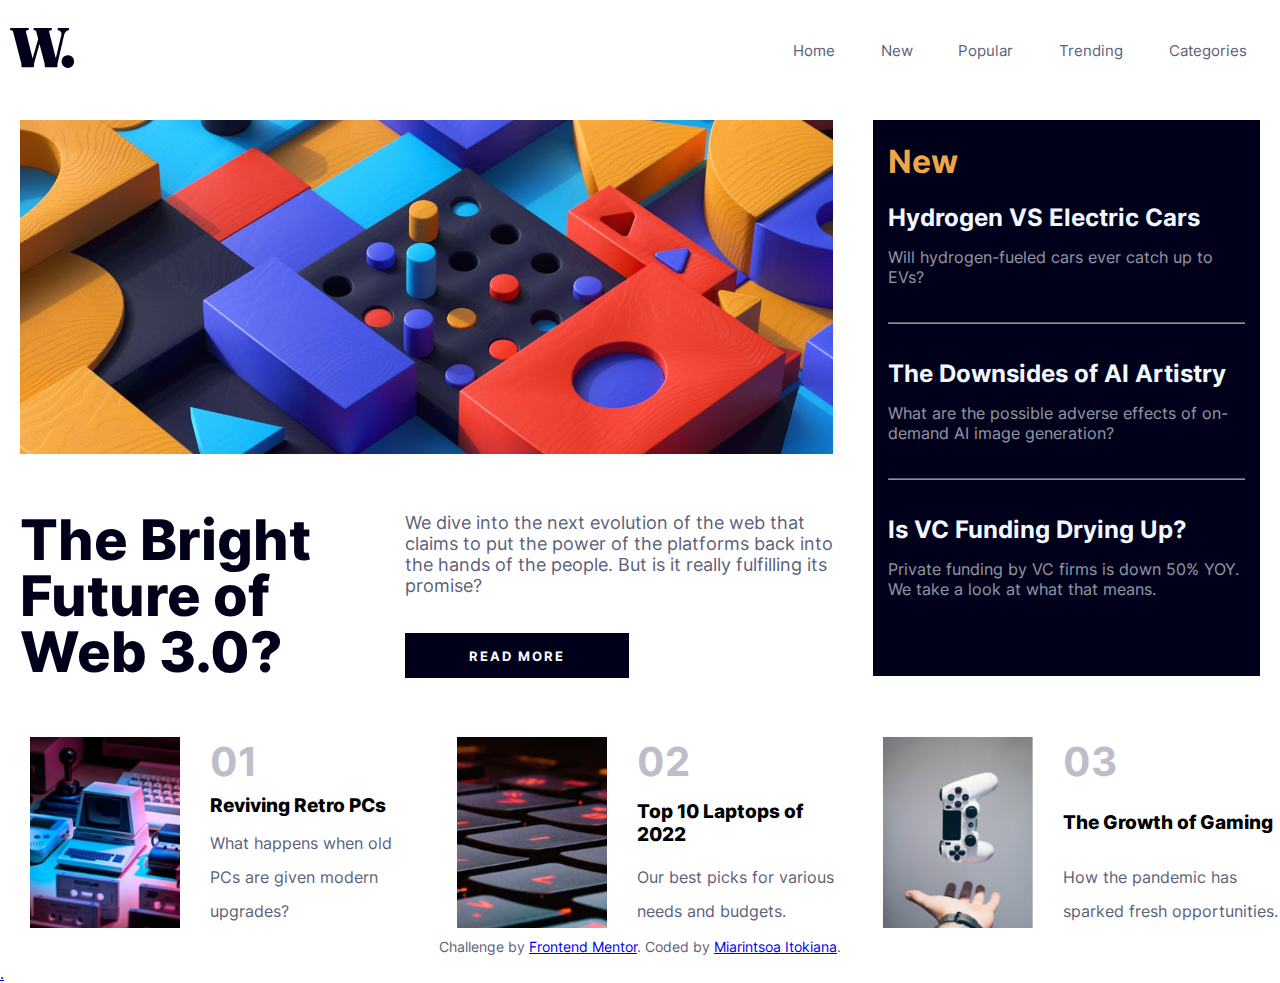
<file: index.html>
<!DOCTYPE html>
<html lang="en">
<head>
  <meta charset="UTF-8">
  <meta name="viewport" content="width=device-width, initial-scale=1.0"> <!-- displays site properly based on user's device -->

  <link rel="icon" type="image/png" sizes="32x32" href="./assets/images/favicon-32x32.png">
  <link rel="stylesheet" href="style.css">  
  <title>Test News homepage</title>
</head>
<body>

  <div class="navbar">
    <div class="logo">
      <img src="assets/images/logo.svg" alt="" srcset="">
    </div>
    <div class="nav-list">
      <li><a href="">Home</a></li>
      <li><a href="">New</a></li>
      <li><a href="">Popular</a></li>
      <li><a href="">Trending</a></li>
      <li><a href="">Categories</a></li>
    </div>
    <span class="open-menu" onclick="openNav()"></span>
    <div class="menu">      
      <span class="close-menu" onclick="closeNav()"></span>
      <div class="nav-list-responsive">        
        <li><a href="">Home</a></li>
        <li><a href="">New</a></li>
        <li><a href="">Popular</a></li>
        <li><a href="">Trending</a></li>
        <li><a href="">Categories</a></li>
      </div>
    </div>
  </div>
  
  <div class="container">
    <div class="fond-container"></div>
    <div class="title-container">
      <h1>The Bright Future of Web 3.0?</h1>
    </div>
    <div class="content">
      <p>We dive into the next evolution of the web that claims to put the power of the platforms back into the hands of the people. 
        But is it really fulfilling its promise?</p>
    </div>
    <button class="read">Read more</button>
  </div>
  <aside>
    <h1>  New </h1>
    <div class="part">
      <h2>  Hydrogen VS Electric Cars</h2>
      <p>  Will hydrogen-fueled cars ever catch up to EVs?</p><hr>
    </div>
    <div class="part">
      <h2>  The Downsides of AI Artistry</h2>      
      <p>What are the possible adverse effects of on-demand AI image generation?</p><hr>
    </div>
    <div class="part">
      <h2>Is VC Funding Drying Up?</h2>
      <p>Private funding by VC firms is down 50% YOY. We take a look at what that means.</p>
    </div>
  </aside>

  <!-- <div class="article"> -->
    <div class="article article-1">
      <img src="assets/images/image-retro-pcs.jpg" alt="" srcset="">
      <div class="item">
        <h1>01</h1>
        <h3>Reviving Retro PCs</h3>
        <p>  What happens when old PCs are given modern upgrades?</p>
      </div>
    </div>
    <div class="article article-2">
      <img src="assets/images/image-top-laptops.jpg" alt="" srcset="">
      <div class="item">
        <h1>02</h1>
        <h3>Top 10 Laptops of 2022</h3>
        <p>Our best picks for various needs and budgets.</p>
      </div>
    </div>
    <div class="article article-3">
      <img src="assets/images/image-gaming-growth.jpg" alt="" srcset="">
      <div class="item">
        <h1>03</h1>
        <h3>The Growth of Gaming</h3>
        <p>How the pandemic has sparked fresh opportunities.</p>
      </div>
    </div>
  <!-- </div> -->
  
  
  
  <div class="attribution">
    Challenge by <a href="https://www.frontendmentor.io?ref=challenge" target="_blank">Frontend Mentor</a>. 
    Coded by <a href="https://github.com/ArMiarintsoa">Miarintsoa Itokiana</a>.
  </div>
<a href="exemple_responsive.html">.</a>
<script>
  function openNav() {
    document.querySelector(".menu").style.width = "100%";      
  }
  
  function closeNav() {
    document.querySelector(".menu").style.width = "0%";
  }
  </script>
</body>
</html>
</file>
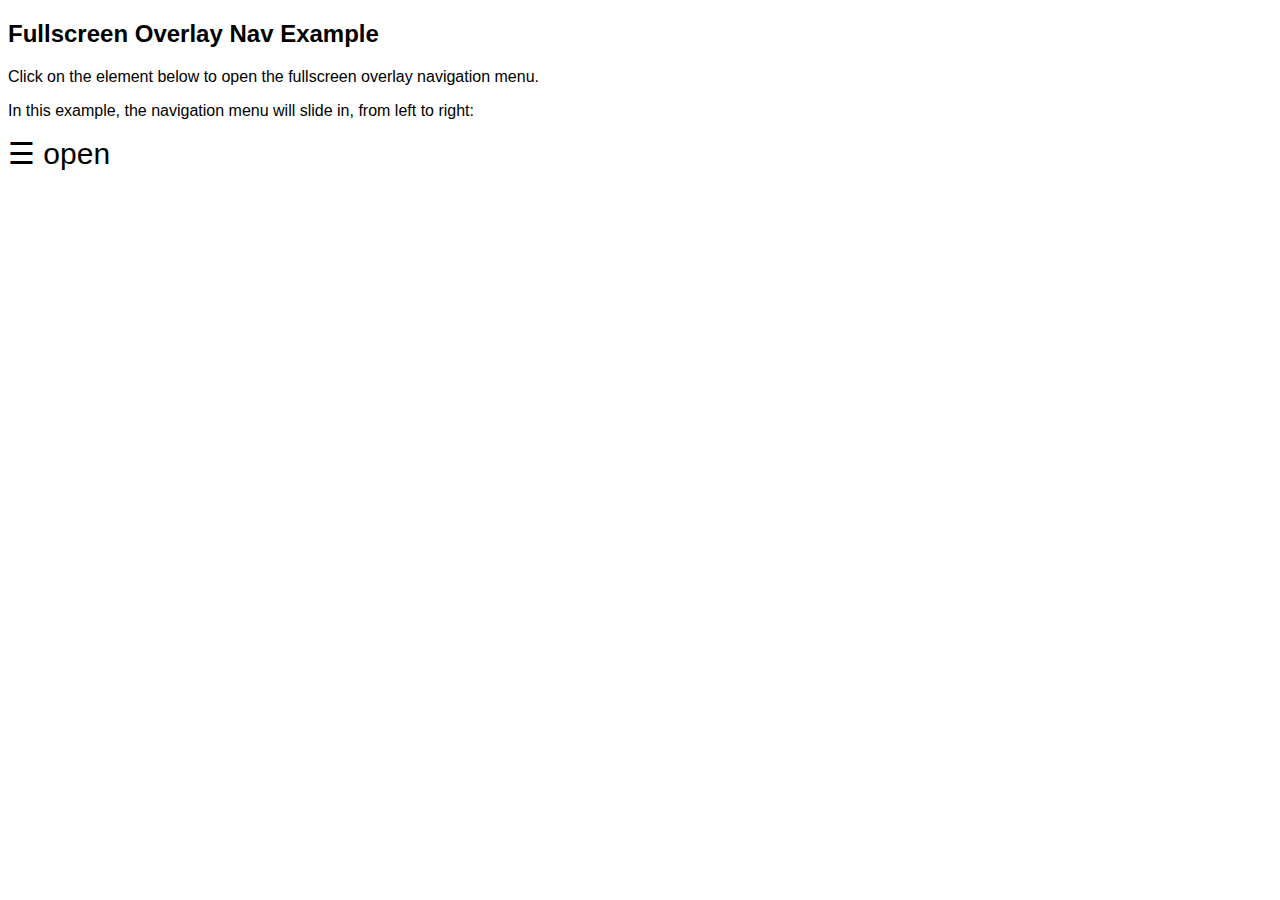
<file: exemple_responsive.html>
<!DOCTYPE html>
<html lang="en">
<head>
    <meta charset="UTF-8">
    <meta http-equiv="X-UA-Compatible" content="IE=edge">
    <meta name="viewport" content="width=device-width, initial-scale=1.0">
    <title>exemple</title>

    <style>
        body {
          font-family: 'Lato', sans-serif;
        }
        
        .overlay {
          height: 100%;
          width: 0;
          position: fixed;
          z-index: 1;
          top: 0;
          left: 0;
          background-color: rgb(0,0,0);
          background-color: rgba(0,0,0, 0.9);
          overflow-x: hidden;
          transition: 0.5s;
        }
        
        .overlay-content {
          position: relative;
          top: 25%;
          width: 100%;
          text-align: center;
          margin-top: 30px;
        }
        
        .overlay a {
          padding: 8px;
          text-decoration: none;
          font-size: 36px;
          color: #818181;
          display: block;
          transition: 0.3s;
        }
        
        .overlay a:hover, .overlay a:focus {
          color: #f1f1f1;
        }
        
        .overlay .closebtn {
          position: absolute;
          top: 20px;
          right: 45px;
          font-size: 60px;
        }
        
        @media screen and (max-height: 450px) {
          .overlay a {font-size: 20px}
          .overlay .closebtn {
          font-size: 40px;
          top: 15px;
          right: 35px;
          }
        }
        </style>
</head>
<body>   
    <div id="myNav" class="overlay">
        <a href="javascript:void(0)" class="closebtn" onclick="closeNav()">&times;</a>
        <div class="overlay-content">
        <a href="#">About</a>
        <a href="#">Services</a>
        <a href="#">Clients</a>
        <a href="#">Contact</a>
        </div>
    </div>
    
    <h2>Fullscreen Overlay Nav Example</h2>
    <p>Click on the element below to open the fullscreen overlay navigation menu.</p>
    <p>In this example, the navigation menu will slide in, from left to right:</p>
    <span style="font-size:30px;cursor:pointer" onclick="openNav()">&#9776; open</span>
    
    
</body>
</html>
</file>
<file: style.css>
.attributioncolor{
    color: hsl(36, 100%, 99%);
    color: hsl(233, 8%, 79%);
    color: hsl(236, 13%, 42%);
    color: hsl(240, 100%, 5%);
}
@font-face {
    font-family: regular;
    src: url(assets/fonts/static/Inter-Regular.ttf);
}

@font-face {
    font-family: interBold;
    src: url(assets/fonts/static/Inter-Bold.ttf);
}

@font-face {
    font-family: extraBold;
    src: url(assets/fonts/static/Inter-ExtraBold.ttf);
}

* {
    box-sizing: border-box;
}

body {
    display: grid;
    grid-template-columns: repeat(3, calc((100%)/3));
    grid-template-rows: auto auto auto auto;
    width: 100%;
    margin: 0;
}

.navbar {
    display: flex;
    flex-direction: row;
    justify-content: space-between;
    align-items: center;
    margin: 0 10px;
    height: 100px;
    grid-row: 1/2;
    grid-column: 1 / 4;
}

.nav-list {
    display: flex;
    flex-direction: row;
    justify-content: space-around;
    width: 500px;
}

.nav-list li {
    list-style: none;
}

.nav-list li a {
    text-decoration: none;
    font-family: regular;
    font-size: 15px;
    color: hsl(236, 13%, 42%);
}

.nav-list li a:active, .nav-list li a:hover {
    text-decoration: none;
    font-family: regular;
    font-size: 15px;
    color: hsl(0, 83%, 65%);
    transition: .5s;
}

.open-menu {
    display: none;
}

.menu {
    display: none;
}

.container {
    grid-column: 1 / 3  ;
    grid-row: 2 / 3;
    display: grid;
    grid-template-columns: repeat(2, auto);
    grid-template-rows: repeat(3, auto);
    padding: 20px;
}

.fond-container {
    grid-column: 1 / 3;
    background-image: url(assets/images/image-web-3-desktop.jpg);
    background-size: contain;
    background-repeat: no-repeat;
    height: 354px; 
}

.title-container {
    grid-row: 2 /4;
    font-family: extraBold;
    font-size: 28px;
    line-height: 1;
    color: hsl(240, 100%, 5%);
    width: auto;
    text-align: left;
}

.content {
    grid-row: 2 / 3;
    grid-column: 2 / 3;
    font-family: regular;
    font-size: 18px;
    color: hsl(236, 13%, 42%);
    margin: auto ; 
}

.read {
    grid-row: 3;
    grid-column: 2 / 3;
    width: 224px;
    height: 45px;
    color: hsl(36, 100%, 99%);
    text-transform: uppercase;
    font-family: interBold;
    letter-spacing: 2px;
    background-color: hsl(240, 100%, 5%);
    border: none;
}

.read:hover, .read:active {
    background-color: rgb(239, 69, 69);
    transition: .5s;
    cursor: none;
}

aside {
    grid-column: 3;
    grid-row: 2;
    background-color: hsl(240, 100%, 5%);
    margin: 20px;
    padding: 1px 15px;
    height: 556px;
}

aside h1 {
    color: rgb(239, 166, 69);
    font-family: interBold;
    font-size: 32px;    
}

.part h2{
    color: rgb(240, 248, 255);
    font-family: interBold;
    margin: 15px auto;
}

.part h2:hover {
    color: rgb(239, 166, 69);
    transition-duration: 300ms;
    cursor: pointer;
}

.part p,.part hr {
    font-family: regular;
    margin: 0 auto;
    color: rgb(240, 248, 255);
    opacity: .6;
}

.part hr {
    margin: 35px auto;
}

.article {
    display: flex;
    flex-direction: row;    
}

.article img {
    margin: auto 30px;
    width: 150px;
    height: auto;
}

.article .item {
    display: flex;
    flex-direction: column;
    justify-content: space-between;
}

.item h1 {
    font-family: interBold;
    color: hsl(236, 13%, 42%);
    opacity: .4;
    font-size: 40px;
    margin: 0;
}

.item h3 {
    font-family: extraBold;
    margin: 0;
}

.item h3:hover {
    color: rgb(239, 69, 69);
    transition: .3s;
    cursor: pointer;
}

.item p {
    font-family: regular;
    color: hsl(236, 13%, 42%);
    margin: 0;
    line-height: 34px;
}

.article-1 {
    grid-row: 3 ;
    grid-column: 1 / 2 ;
}

.article-2 {
    grid-row: 3 ;
    grid-column: 2 / 3;
}

.article-3 {
    grid-row: 3;
    grid-column: 3 ;
}


.attribution {
    grid-row: 4;
    grid-column: 1 / 4;
    font-family: regular;
    font-size: 14px;
    color: hsl(236, 13%, 42%);
    margin: 10px auto;
    border-top: 0px solid hsl(240, 100%, 5%);
    box-shadow: .5px -.5px 1px;
    width: 100%;
    text-align: center;
}

@media screen and (max-width:1035px) {
    body {
        display: flex;
        flex-direction: column;
    }
    .nav-list {
        display: none;
    }

    .open-menu {
        display: block;        
        background-image: url("assets/images/icon-menu.svg");
        background-size: contain;
        background-repeat: no-repeat;
        width: 7%;
        height: 20%;
    }

    .menu{
        display: block;
        position: absolute;
        top: 0;
        left: 0;
        height: 100%;   
        overflow: hidden;
        background-color: rgba(197, 198, 206, .9);
        transition: .9s;
    }

    .close-menu {
        display:block;
        background-image: url(assets/images/icon-menu-close.svg);
        background-repeat: no-repeat;
        opacity: .7;
        position: absolute;
        top: 20px;
        right: 45px;
        height: 31px;
        width: 31px;
        float: right;
    }

    .nav-list-responsive {
        display: flex;
        flex-direction: column;
        align-items: center;
        list-style: none;
        justify-content: center;
        margin-top: 100px;
    }

    .nav-list-responsive a {
        text-decoration: none;
        color: hsl(240, 100%, 5%);
        font-family: regular;
        line-height: 50px;
        font-size: 28px;
    }

    .container {
        display: flex;
        flex-direction: column;
    }
    .fond-container {
        background-size: cover;
    }
    .article {
        margin: 15px 0;
    }
}
</file>
